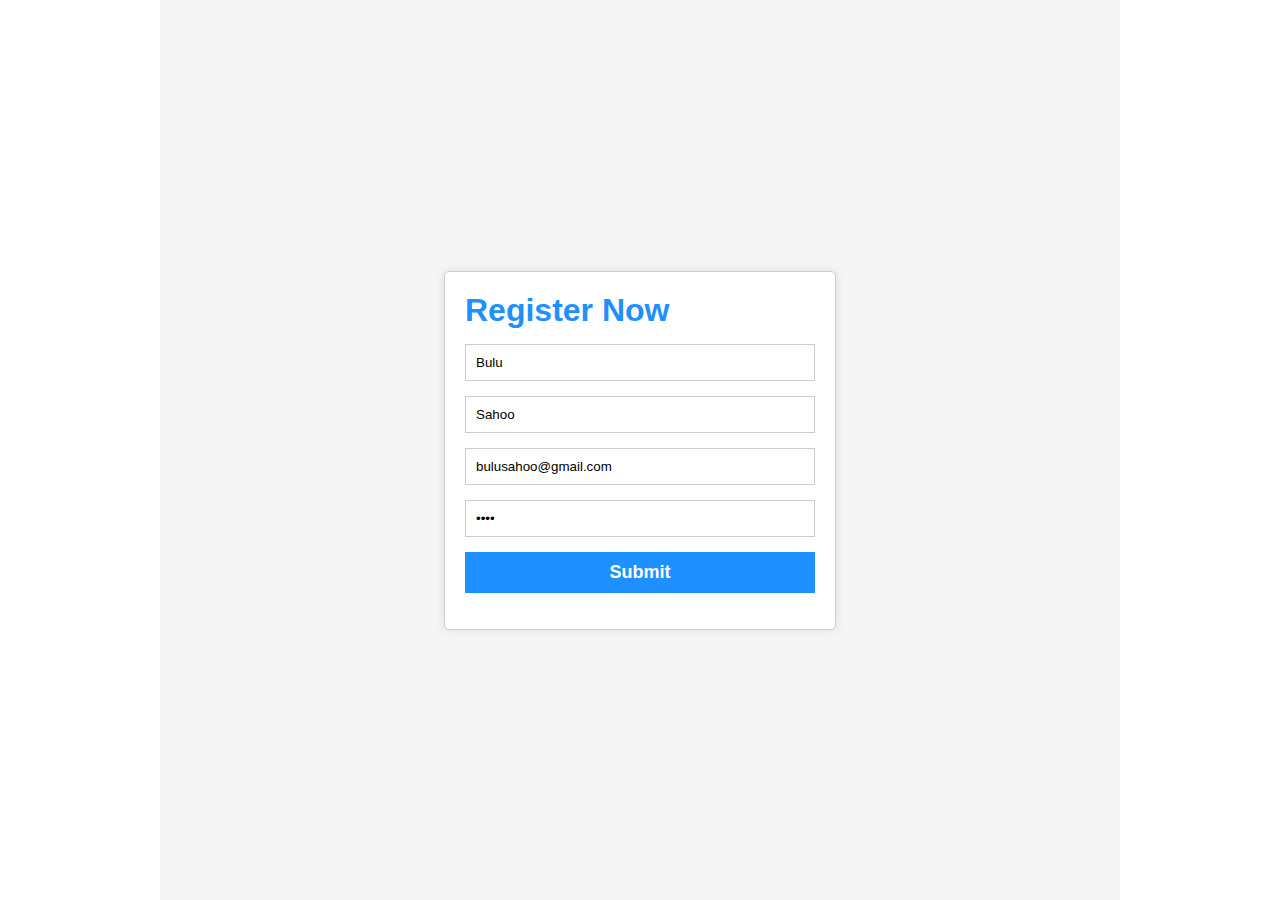
<file: index.html>
<html lang="en">
  <head>
    <meta charset="UTF-8" />
    <meta name="viewport" content="width=device-width, initial-scale=1.0" />
    <title>Javascript practice</title>
    <link rel="stylesheet" href="https://cdnjs.cloudflare.com/ajax/libs/font-awesome/4.7.0/css/font-awesome.min.css">
    <link
      rel="stylesheet"
      href="https://cdnjs.cloudflare.com/ajax/libs/animate.css/4.1.1/animate.min.css"
    />
    <link rel="stylesheet" href="/style/index.css" />
    <script src="/js/index.js"></script>
  </head>
  <body onclick="closeModal()">
    <div id="container">
      <div
        id="card"
        class="animate__animated animate__fadeInDown animate__faster"
      >
        <h1>Register Now</h1>
        <form
          id="signup"
          autocomplete="off"
          onsubmit="signup(event)"
          name="register"
        >
          <input
            type="text"
            value="Bulu"
            placeholder="Firstname"
            required="true"
            name="firstname"
          />
          <input
            type="text"
            value="Sahoo"
            placeholder="Lastname"
            required="true"
            name="lastname"
          />
          <input
            type="email"
            value="bulusahoo@gmail.com"
            placeholder="example@gmail.com"
            required="true"
            name="email"
          />
          <input
            type="password"
            value="1234"
            placeholder="password"
            required="true"
            name="password"
          />
          <button>Submit</button>
        </form>
      </div>
    </div>
    <div id="model" class="animate__animated animate__fadeIn" >
        <div id="model-body" class="animate__animated animate__zoomIn animate__faster">
            <button id="close-btn" onclick="closeModal()">
                <i class="fa fa-times-circle"></i>
            </button>
            <i id="check-icon" class="fa fa-check-circle"></i>
            <h1>Signup Successfull !</h1>
            
        </div>
    </div>
  </body>
</html>
</file>
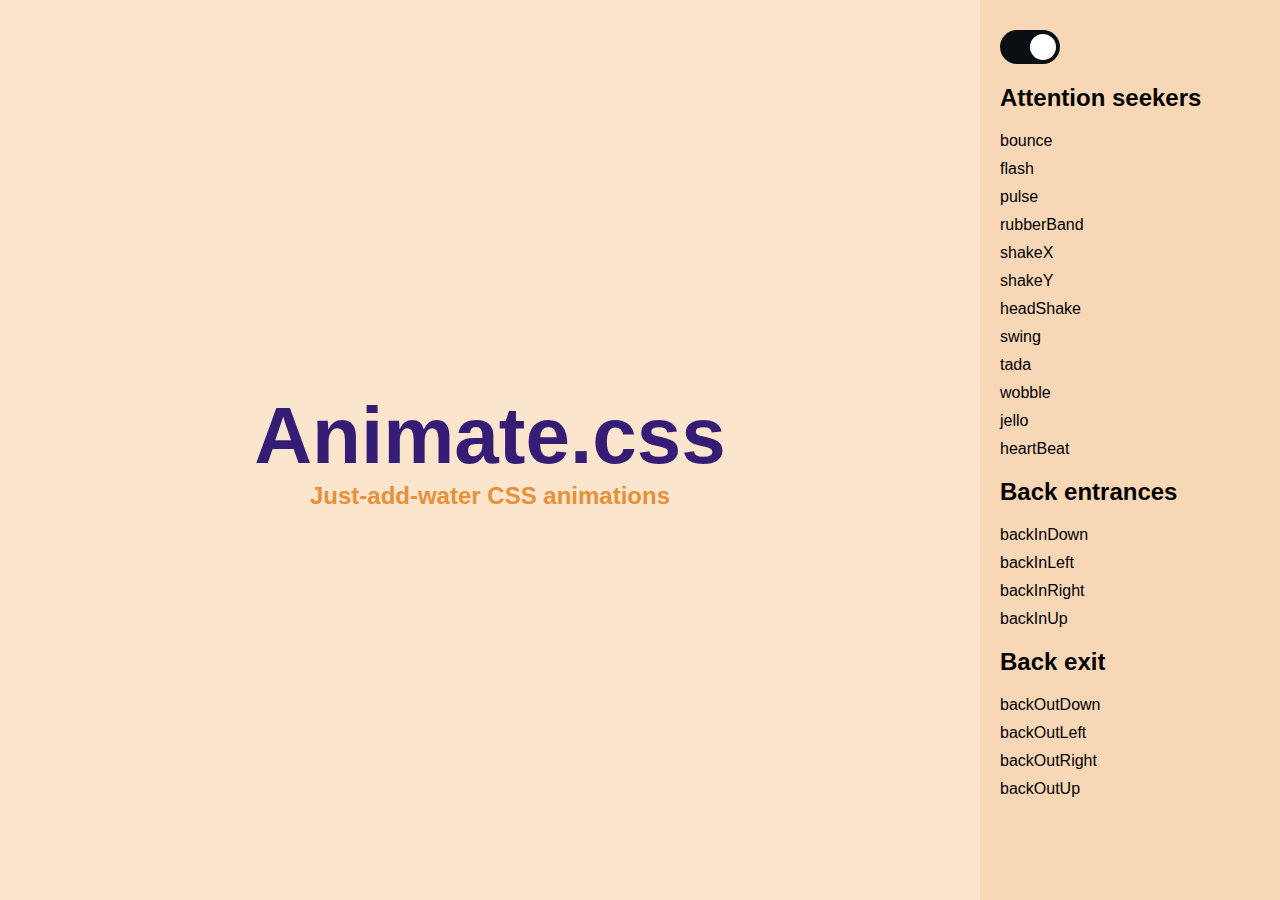
<file: Animate.style-clone/index.html>
<html lang="en">
  <head>
    <meta charset="UTF-8" />
    <meta name="viewport" content="width=device-width, initial-scale=1.0" />
    <title>Animate_Style</title>
    <link
      rel="stylesheet"
      href="https://cdnjs.cloudflare.com/ajax/libs/animate.css/4.1.1/animate.min.css"
    />
    <link rel="stylesheet" href="/Animate.style-clone/style.css" />
  </head>
  <body>
    <div id="container">
      <div id="section">
        <h1 id="title">Animate.css</h1>
        <p id="sub-title">Just-add-water CSS animations</p>
      </div>
      <div id="sidebar">
        <div class="toggle" >
          <label class="switch" >
            <input type="checkbox" checked  onchange="theme()"/>
            <span class="slider round"></span>
          </label>
        </div>
        <div class="animate-header">
          <h2>Attention seekers</h2>
          <div class="btn-box">
            <button onclick="animator('animate__animated animate__bounce')">
              bounce
            </button>
            <button onclick="animator('animate__animated animate__flash')">
              flash
            </button>
            <button onclick="animator('animate__animated animate__pulse')">
              pulse
            </button>
            <button onclick="animator('animate__animated animate__rubberBand')">
              rubberBand
            </button>
            <button onclick="animator('animate__animated animate__shakeX')">
              shakeX
            </button>
            <button onclick="animator('animate__animated animate__shakeY')">
              shakeY
            </button>
            <button onclick="animator('animate__animated animate__headShake')">
              headShake
            </button>
            <button onclick="animator('animate__animated animate__swing')">
              swing
            </button>
            <button onclick="animator('animate__animated animate__tada')">
              tada
            </button>
            <button onclick="animator('animate__animated animate__wobble')">
              wobble
            </button>
            <button onclick="animator('animate__animated animate__jello')">
              jello
            </button>
            <button onclick="animator('animate__animated animate__heartBeat')">
              heartBeat
            </button>
          </div>
        </div>
        <div class="animate-header">
          <h2>Back entrances</h2>
          <div class="btn-box">
            <button onclick="animator('animate__animated animate__backInDown')">
              backInDown
            </button>
            <button onclick="animator('animate__animated animate__backInLeft')">
              backInLeft
            </button>
            <button
              onclick="animator('animate__animated animate__backInRight')"
            >
              backInRight
            </button>
            <button onclick="animator('animate__animated animate__backInUp')">
              backInUp
            </button>
          </div>
        </div>
        <div class="animate-header">
          <h2>Back exit</h2>
          <div class="btn-box">
            <button
              onclick="animator('animate__animated animate__backOutDown')"
            >
              backOutDown
            </button>
            <button
              onclick="animator('animate__animated animate__backOutLeft')"
            >
              backOutLeft
            </button>
            <button
              onclick="animator('animate__animated animate__backOutRight')"
            >
              backOutRight
            </button>
            <button onclick="animator('animate__animated animate__backOutUp')">
              backOutUp
            </button>
          </div>
        </div>
      </div>
    </div>
    <script src="/Animate.style-clone/index.js"></script>
  </body>
</html>
</file>
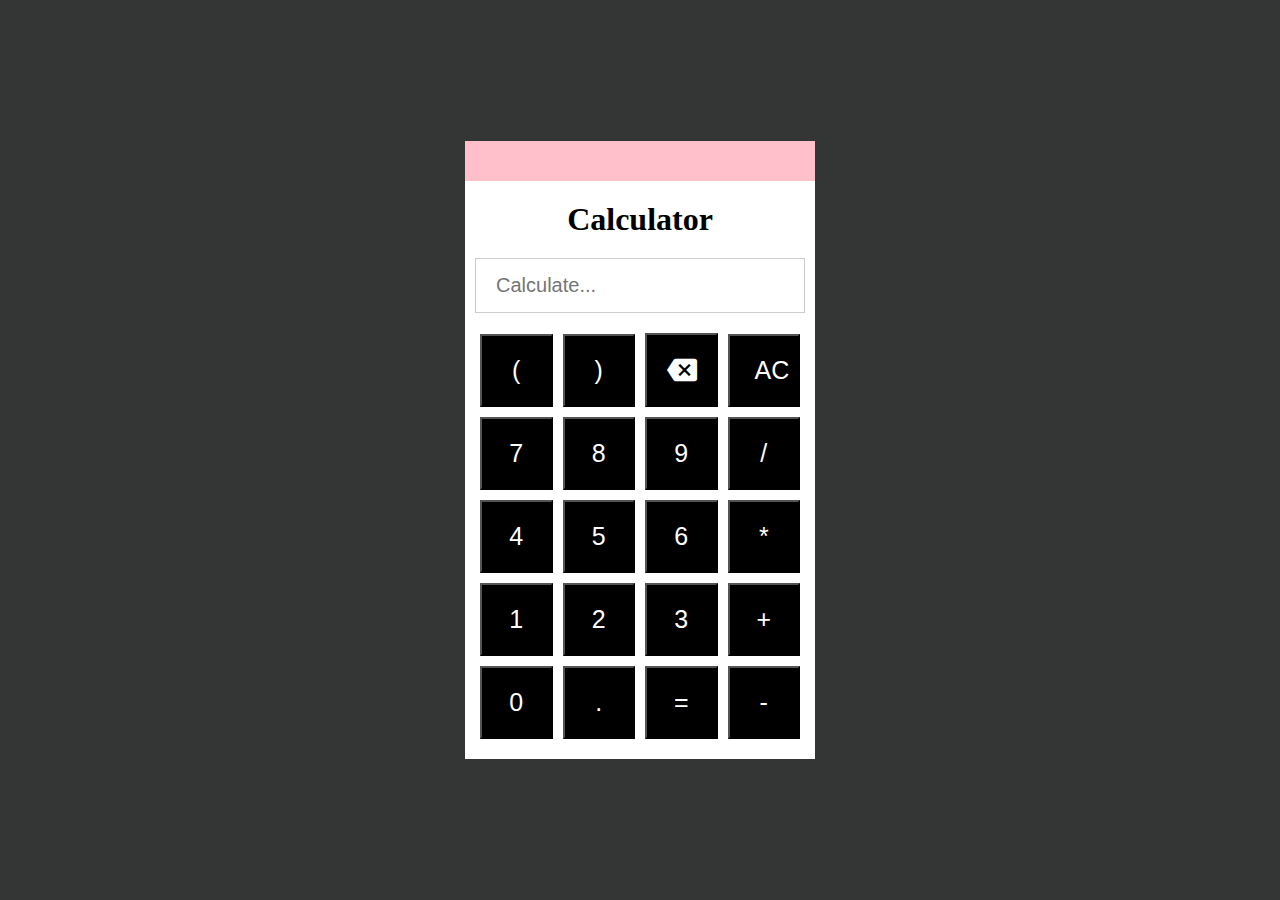
<file: Calculator/index.html>
<html lang="en">
  <head>
    <meta charset="UTF-8" />
    <meta name="viewport" content="width=device-width, initial-scale=1.0" />
    <title>Calculator</title>
    <link
      href="https://fonts.googleapis.com/icon?family=Material+Icons"
      rel="stylesheet"
    />
    <link rel="stylesheet" href="/Calculator/index.css" />
    <script src="/Calculator/index.js"></script>
  </head>
  <body>
    <div id="container">
      <h1>Calculator</h1>
      <input type="text" placeholder="Calculate..." id="input-box" readonly />
      <div id="calc-body">
        <button class="calc-btn" onclick="calculate(`(`)">(</button>
        <button class="calc-btn" onclick="calculate(`)`)">)</button>
        <button class="calc-btn" onclick="backspace('%')">
          <i class="material-icons">&#xe14a;</i>
        </button>
        <button class="calc-btn" onclick="clearInput()">AC</button>

        <button class="calc-btn" onclick="calculate(7)">7</button>
        <button class="calc-btn" onclick="calculate(8)">8</button>
        <button class="calc-btn" onclick="calculate(9)">9</button>
        <button class="calc-btn" onclick="calculate('/')">/</button>

        <button class="calc-btn" onclick="calculate(4)">4</button>
        <button class="calc-btn" onclick="calculate(5)">5</button>
        <button class="calc-btn" onclick="calculate(6)">6</button>
        <button class="calc-btn" onclick="calculate('*')">*</button>

        <button class="calc-btn" onclick="calculate(1)">1</button>
        <button class="calc-btn" onclick="calculate(2)">2</button>
        <button class="calc-btn" onclick="calculate(3)">3</button>
        <button class="calc-btn" onclick="calculate('+')">+</button>

        <button class="calc-btn" onclick="calculate(0)">0</button>
        <button class="calc-btn" onclick="calculate('.')">.</button>
        <button class="calc-btn" onclick="evaluateResult()">=</button>
        <button class="calc-btn" onclick="calculate('-')">-</button>
      </div>
    </div>
  </body>
</html>
</file>
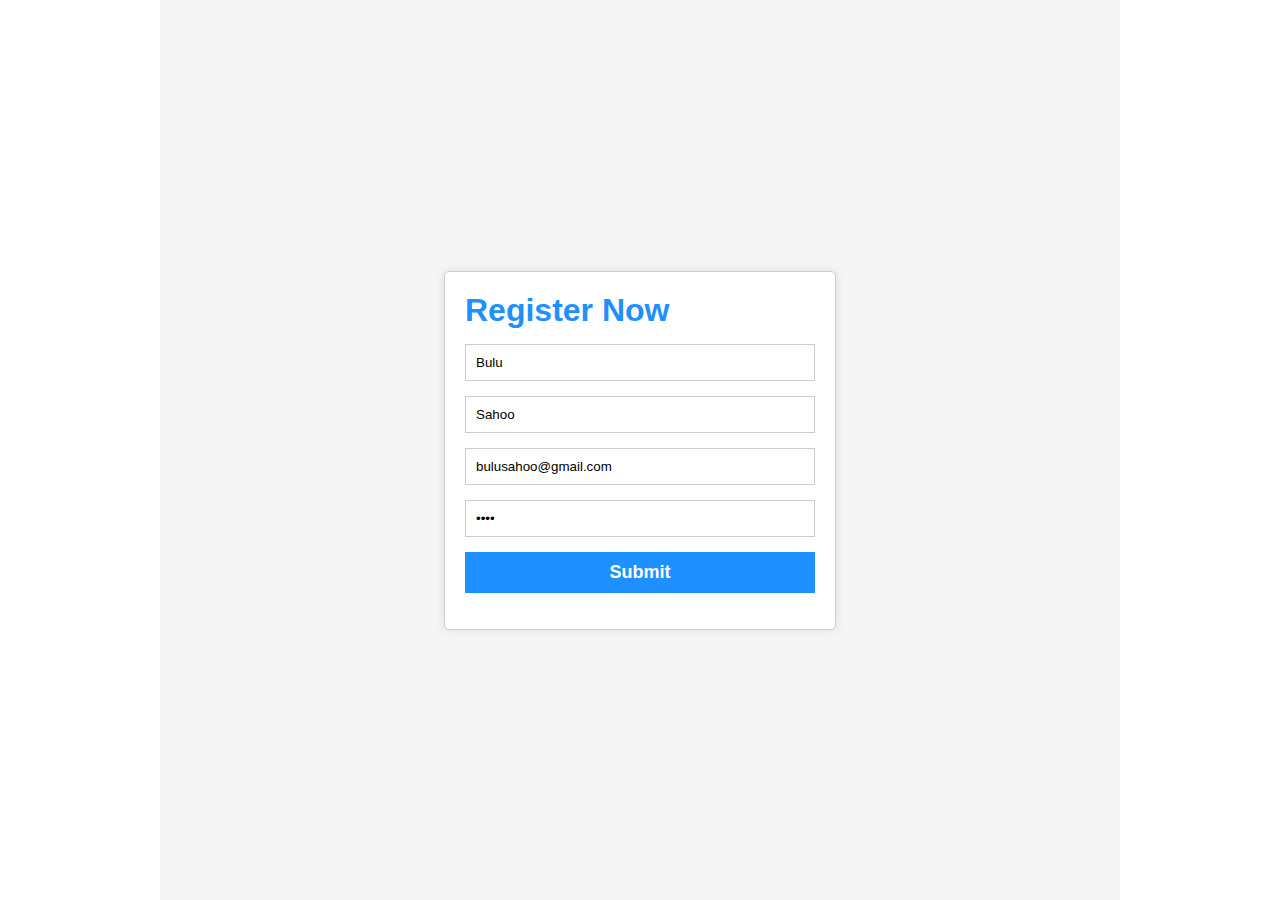
<file: Practice-1/index.html>
<html lang="en">
  <head>
    <meta charset="UTF-8" />
    <meta name="viewport" content="width=device-width, initial-scale=1.0" />
    <title>Javascript practice</title>
    <link rel="stylesheet" href="https://cdnjs.cloudflare.com/ajax/libs/font-awesome/4.7.0/css/font-awesome.min.css">
    <link
      rel="stylesheet"
      href="https://cdnjs.cloudflare.com/ajax/libs/animate.css/4.1.1/animate.min.css"
    />
    <link rel="stylesheet" href="/Practice-1/style/index.css" />
    <script src="/Practice-1/js/index.js"></script>
  </head>
  <body onclick="closeModal()">
    <div id="container">
      <div
        id="card"
        class="animate__animated animate__fadeInDown animate__faster"
      >
        <h1>Register Now</h1>
        <form
          id="signup"
          autocomplete="off"
          onsubmit="signup(event)"
          name="register"
        >
          <input
            type="text"
            value="Bulu"
            placeholder="Firstname"
            required="true"
            name="firstname"
          />
          <input
            type="text"
            value="Sahoo"
            placeholder="Lastname"
            required="true"
            name="lastname"
          />
          <input
            type="email"
            value="bulusahoo@gmail.com"
            placeholder="example@gmail.com"
            required="true"
            name="email"
          />
          <input
            type="password"
            value="1234"
            placeholder="password"
            required="true"
            name="password"
          />
          <button>Submit</button>
        </form>
      </div>
    </div>
    <div id="model" >
        <div id="model-body">
            <button id="close-btn" onclick="closeModal()">
                <i class="fa fa-times-circle"></i>
            </button>
            <i id="check-icon" class="fa fa-check-circle"></i>
            <h1>Signup Successfull !</h1>
        </div>
    </div>
  </body>
</html>
</file>
<file: style/index.css>
body{
    padding: 0;
    margin: 0;
    font-family: sans-serif;
}

#container{
    background: #f5f5f5;
    width: 75%;
    height: 100vh;
    margin: 0 auto;
    display: flex;
    align-items: center;
    justify-content: center;
}
#card{
    width: 350px;
    background: #fff;
    padding: 20px;
    border: 1px solid #ccc;
    box-shadow: 0 0 10px 0 #ddd;
    border-radius: 5px;
}

#card h1{
    padding: 0;
    margin: 0;
    margin-bottom: 15px;
    color: dodgerblue;
}

#signup{
    display: flex;
    flex-direction: column;
    gap: 15px;
}

#signup input{
    padding: 10px;
    border: 1px solid #ccc;
}
#signup button{
    border: none;
    padding: 10px;
    font-weight: bold;
    background-color: dodgerblue;
    color: #fff;
    font-size: 18px;
    
}

#model{
    height: 100vh;
    background: rgba(0 ,0, 0, 0.8);
    position: absolute;
    width: 100%;
    top: 0;
    left: 0;
    display: none;
    justify-content: center;
    align-items: center;
}

#model-body{
    height: 300px;
    width: 500px;
    background-color: #fff;
    display: flex;
    flex-direction: column;
    align-items: center;
    justify-content: center;
    border-radius: 10px;
    position: relative;
}

#check-icon{
    font-size: 40px;
    color: green;
}

#close-btn{
    position: absolute;
    top: 10px;
    right: 10px;
    border: none;
    font-size: 25px;
    background: none;
    cursor: pointer;
}
</file>
<file: Animate.style-clone/style.css>
*{
    padding: 0;
    margin: 0;
    box-sizing: border-box;
}


#container{
    display: flex;
    font-family: sans-serif;
    overflow: hidden;
}

#section{
    flex-grow: 1;
    background-color:#FCE5CD ;
    height: 100vh;
    
    display: flex;
    align-items: center;
    justify-content: center;
    flex-direction: column;
}

#section #title{
    font-size: 80px;
    color: #351C75;
}
#section #sub-title{
    font-size: 24px;
    color: #E69138;
    font-weight: bold;
}
#sidebar{
    background-color: #F7D7B5;
    height: 100vh;
    width: 300px;
    padding: 30px 20px;
    overflow-y: scroll;
}

#sidebar .animate-header .btn-box{
    display: flex;
    flex-direction: column;
    align-items: start;
    gap: 10px;
    margin: 20px 0;
}
.btn-box button{
    border: none;
    background: transparent;
    font-size: 16px;
    cursor: pointer;

}

#sidebar #h2 {
    font-size: 20px;
}


/*toggle */



.switch {
    position: relative;
    display: inline-block;
    width: 60px;
    height: 34px;
    margin-bottom: 20px;
  }
  
  .switch input { 
    opacity: 0;
    width: 0;
    height: 0;
  }
  
  .slider {
    position: absolute;
    cursor: pointer;
    top: 0;
    left: 0;
    right: 0;
    bottom: 0;
    background-color: #ccc;
    -webkit-transition: .4s;
    transition: .4s;
  }
  
  .slider:before {
    position: absolute;
    content: "";
    height: 26px;
    width: 26px;
    left: 4px;
    bottom: 4px;
    background-color: white;
    -webkit-transition: .4s;
    transition: .4s;
  }
  
  input:checked + .slider {
    background-color: #0a0f13;
  }
  
  input:focus + .slider {
    box-shadow: 0 0 1px #0a0f13;
  }
  
  input:checked + .slider:before {
    -webkit-transform: translateX(26px);
    -ms-transform: translateX(26px);
    transform: translateX(26px);
  }
  
  /* Rounded sliders */
  .slider.round {
    border-radius: 34px;
  }
  
  .slider.round:before {
    border-radius: 50%;
  }
</file>
<file: Calculator/index.css>
*{
    margin: 0;
    padding: 0;
    background-color: rgb(52, 54, 54);
    box-sizing: border-box;
}
body{
    display: flex;
    align-items: center;
    justify-content: center;
}

#container{
    width: 350px;
    background: #fff;
    border-top: 40px solid pink;
    display: flex;
    flex-direction: column;
    align-items: center;
    padding: 0 10px;
    gap: 20px;
    padding-bottom: 20px;

}

#container h1{
    margin: 0;
    margin-top: 20px;
    background: inherit;
}
#container input{
    background: inherit;
    border: 1px solid #ccc;
    padding: 15px 20px;
    width: 100%;
    font-size: 20px;
    outline: none;

}
#calc-body{
    display: flex;
    flex-wrap: wrap;
    background: none;
    align-items: center;
    justify-content: center;
    gap: 10px;
}

.calc-btn{
    padding: 20px 25px;
    color: #fff;
    background: black;
    font-size: 25px;
    cursor: pointer;
    width: calc(25% - 10px);
    
}
.calc-btn:hover{
    background: red;
}

.material-icons{
    background: black;
    font-size: 30px;
    margin-left: -5px;
}
</file>
<file: Practice-1/style/index.css>
body{
    padding: 0;
    margin: 0;
    font-family: sans-serif;
}

#container{
    background: #f5f5f5;
    width: 75%;
    height: 100vh;
    margin: 0 auto;
    display: flex;
    align-items: center;
    justify-content: center;
}
#card{
    width: 350px;
    background: #fff;
    padding: 20px;
    border: 1px solid #ccc;
    box-shadow: 0 0 10px 0 #ddd;
    border-radius: 5px;
}

#card h1{
    padding: 0;
    margin: 0;
    margin-bottom: 15px;
    color: dodgerblue;
}

#signup{
    display: flex;
    flex-direction: column;
    gap: 15px;
}

#signup input{
    padding: 10px;
    border: 1px solid #ccc;
}
#signup button{
    border: none;
    padding: 10px;
    font-weight: bold;
    background-color: dodgerblue;
    color: #fff;
    font-size: 18px;
    
}

#model{
    height: 100vh;
    background: rgba(0 ,0, 0, 0.8);
    position: absolute;
    width: 100%;
    top: 0;
    left: 0;
    display: none;
    justify-content: center;
    align-items: center;
}

#model-body{
    height: 300px;
    width: 500px;
    background-color: #fff;
    display: flex;
    flex-direction: column;
    align-items: center;
    justify-content: center;
    border-radius: 10px;
    position: relative;
}

#check-icon{
    font-size: 40px;
    color: green;
}

#close-btn{
    position: absolute;
    top: 10px;
    right: 10px;
    border: none;
    font-size: 25px;
    background: none;
    cursor: pointer;
}
</file>
